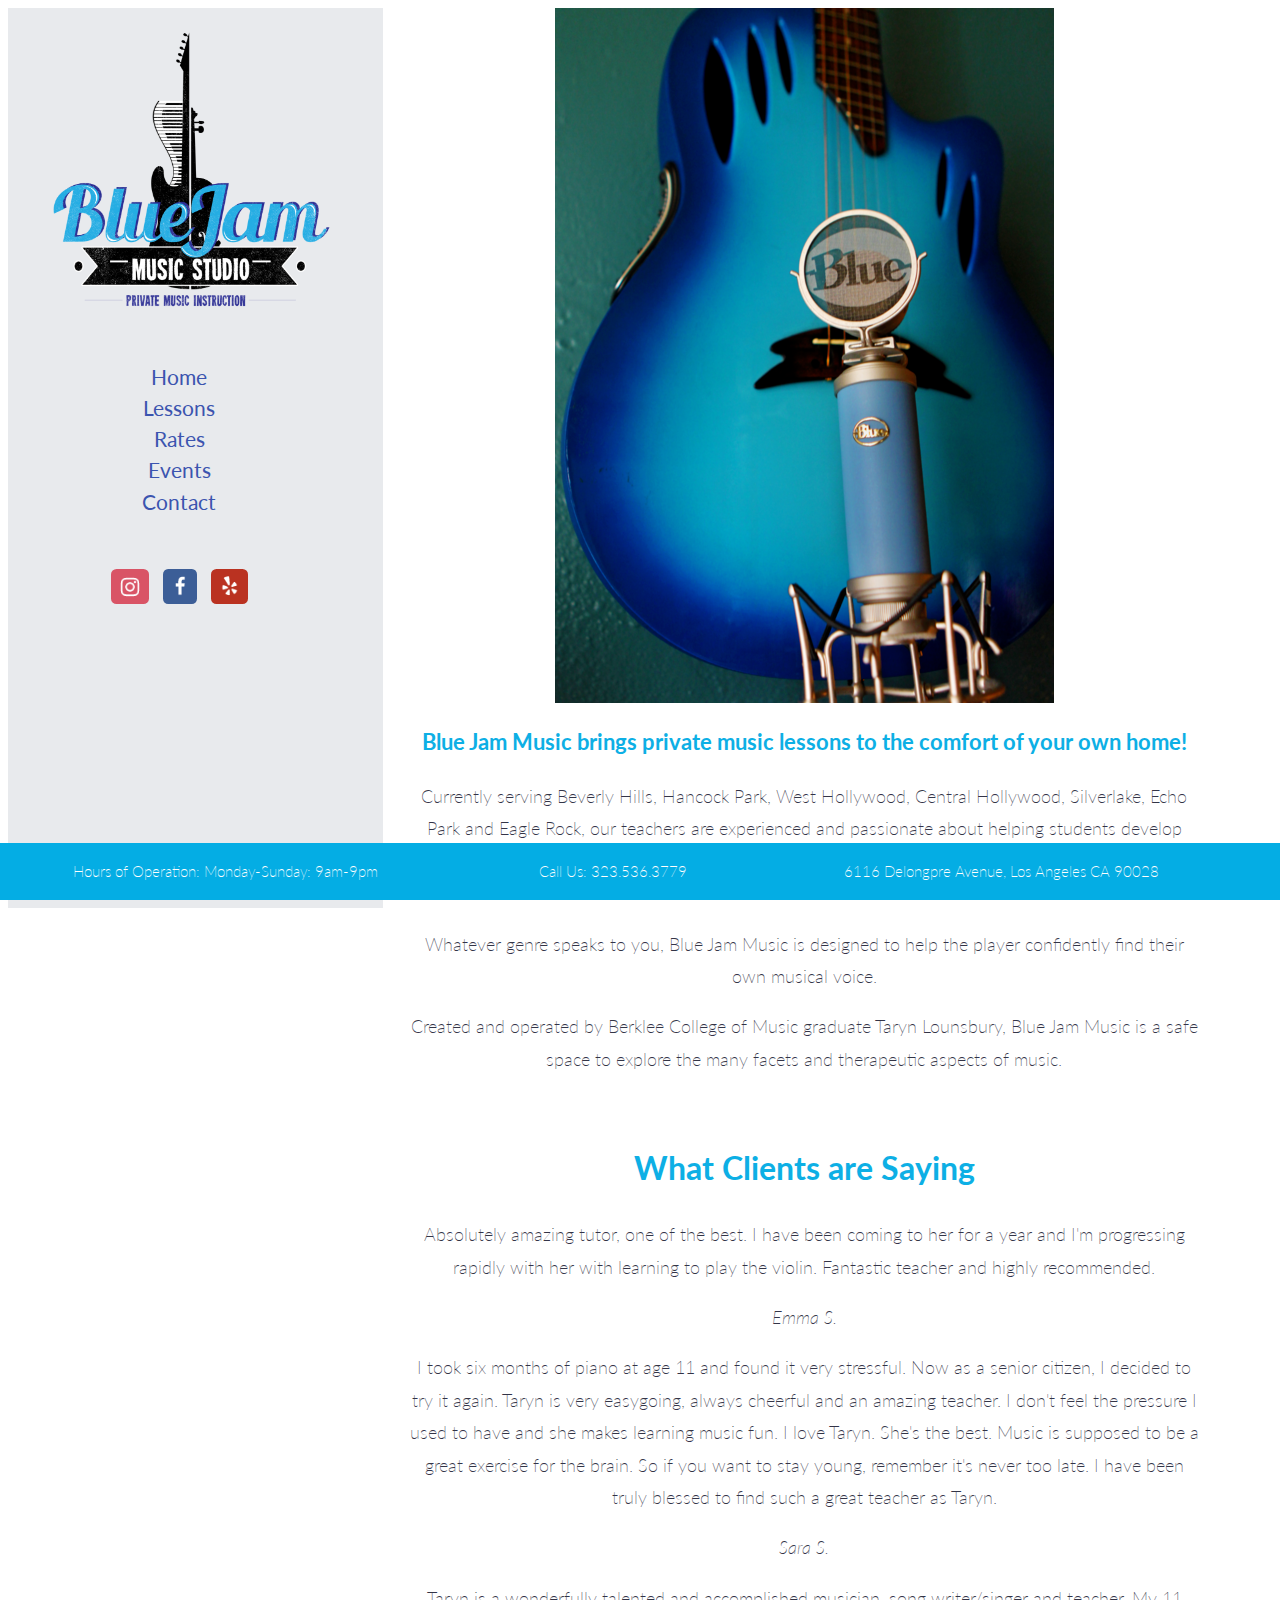
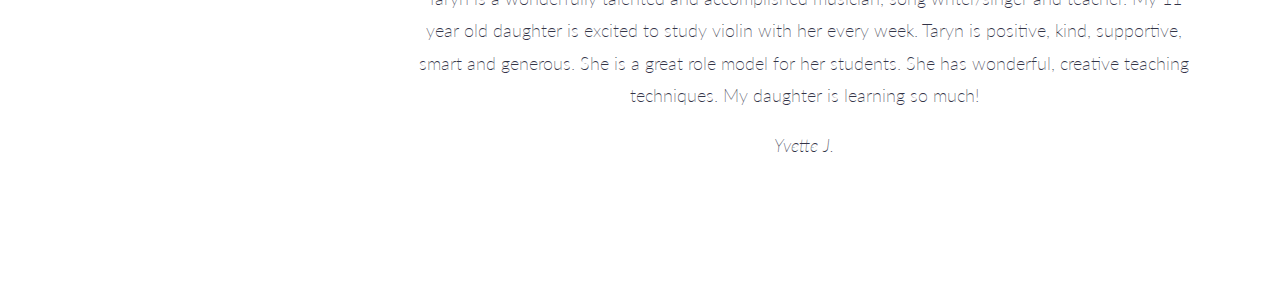
<file: index.html>
<!DOCTYPE html>
<html lang="en">
  <head>
    <meta charset="utf-8">
    <meta http-equiv="X-UA-Compatible" content="IE=edge">
    <meta name="viewport" content="width=device-width, initial-scale=1">
    <title>Blue Jam Music Studio</title>
    <link rel="stylesheet" type="text/css" href="style.css">
   
      <div class="col-4">
        <ul class="logo_container">
        <li><img class="logo" src="images/blueJamLogo.png" alt="Blue Jam Logo"></li>
        </ul>
        <ul class="nav">
          <li><a href="index.html">Home</a></li><br>
          <li><a href="lessons.html">Lessons</a></li><br>
          <li><a href="rates.html">Rates</a></li><br>
          <li><a href="events.html">Events</a></li><br>
          <li><a href="contact.html">Contact</a></li><br>
        </ul>
        <ul class="social_btn_container">
          <li><a href="https://www.instagram.com/bluejamusicstudio/"><img class="social_btn" src="images/instagram.png" alt="Instagram"></a></li>
          <li><a href="https://www.facebook.com/bluejamusicstudio"><img class="social_btn" src="images/facebook.png" alt="Facebook"></a></li>
          <li><a href="https://www.yelp.com/biz/blue-jam-music-studio-los-angeles"><img class="social_btn" src="images/yelp.png" alt="Yelp"></a></li>
        </ul>
      </div>
  </head>

  <body>
        <div class="home_page">
        <div class="col-8">
          <img class="guitar_photo" src="images/blueJamGuitar.png" alt="Blue Guitar">
          <div class="blue_jam_intro">
          <h3>Blue Jam Music brings private music lessons to the comfort of your own home!</h3>
          <p>Currently serving Beverly Hills, Hancock Park, West Hollywood, Central Hollywood, Silverlake, Echo Park and Eagle Rock, our teachers are experienced and passionate about helping students develop their talents. It is a unique, creative musical experience geared specifically towards the goals and needs of each individual student.
          <p>Whatever genre speaks to you, Blue Jam Music is designed to help the player confidently find their own musical voice.</p>
          <p>Created and operated by Berklee College of Music graduate Taryn Lounsbury, Blue Jam Music is a safe space to explore the many facets and therapeutic aspects of music.</p><br>
          </div>

          <h2 class="testimonial_header">What Clients are Saying</h2>

          <p class="testimonial">Absolutely amazing tutor, one of the best. I have been coming to her for a year and I'm progressing rapidly with her with learning to play the violin. Fantastic teacher and highly recommended.</p>
          <p class="testimonial"><i>Emma S.</i></p>

          <p class="testimonial">I took six months of piano at age 11 and found it very stressful. Now as a senior citizen, I decided to try it again. Taryn is very easygoing, always cheerful and an amazing teacher. I don't feel the pressure I used to have and she makes learning music fun. I love Taryn. She's the best. Music is supposed to be a great exercise for the brain. So if you want to stay young, remember it's never too late.  I have been truly blessed to find such a great teacher as Taryn.</p>
          <p class="testimonial"><i>Sara S.</i></p>

          <p class="testimonial">Taryn is a wonderfully talented and accomplished musician, song writer/singer and teacher.  My 11 year old daughter is excited to study violin with her every week.  Taryn is positive, kind, supportive, smart and generous. She is a great role model for her students. She has wonderful, creative teaching techniques. My daughter is learning so much!</p>
          <p class="testimonial"><i>Yvette J.</i>
        </div>
      </div>
  </body>

  <div class="footer">
    <div class="footer_content">
      <p>Hours of Operation: Monday-Sunday: 9am-9pm</p>
    </div>
    <div class="footer_content">
      <p>Call Us: 323.536.3779</p>
    </div>
    <div class="footer_content">
      <p>6116 Delongpre Avenue, Los Angeles CA 90028</p>
    </div>
  </div>
</html>
</file>
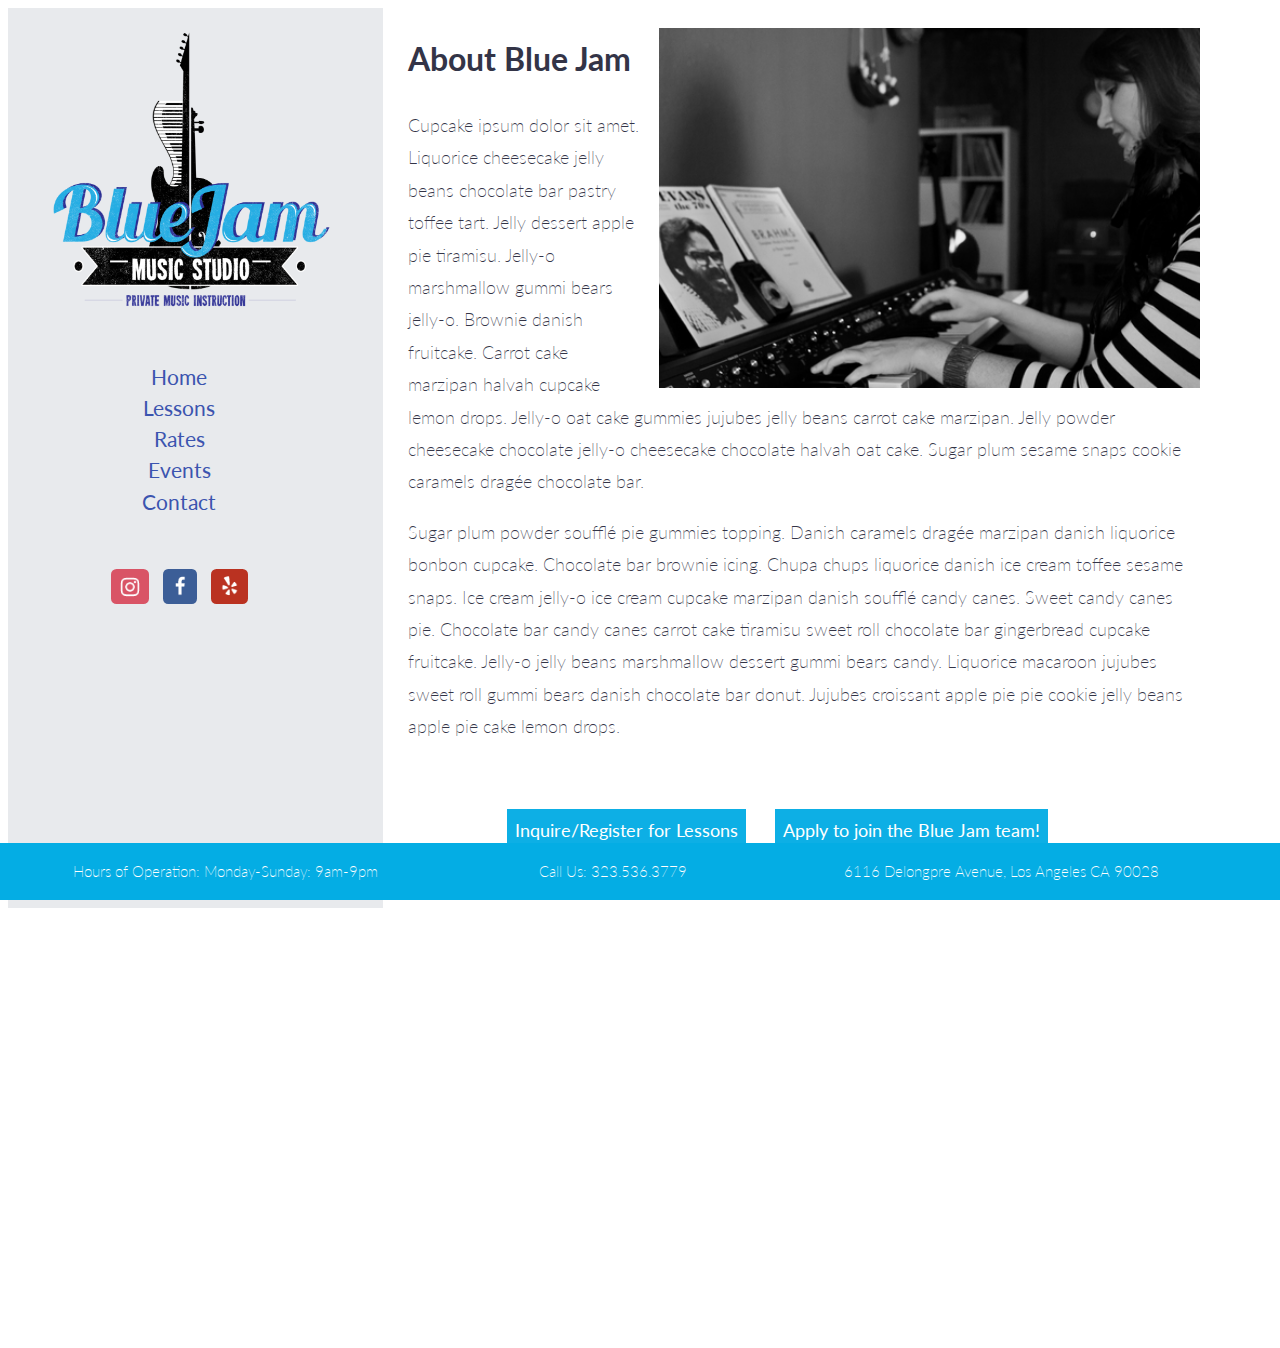
<file: contact.html>
<!DOCTYPE html>
<html lang="en">
  <head>
    <meta charset="utf-8">
    <meta http-equiv="X-UA-Compatible" content="IE=edge">
    <meta name="viewport" content="width=device-width, initial-scale=1">
    <title>Blue Jam Music Studio</title>
    <link rel="stylesheet" type="text/css" href="style.css">
   
      <div class="col-4">
        <ul class="logo_container">
        <li><img class="logo" src="images/blueJamLogo.png" alt="Blue Jam Logo"></li>
        </ul>
        <ul class="nav">
          <li><a href="index.html">Home</a></li><br>
          <li><a href="lessons.html">Lessons</a></li><br>
          <li><a href="rates.html">Rates</a></li><br>
          <li><a href="events.html">Events</a></li><br>
          <li><a href="contact.html">Contact</a></li><br>
        </ul>
        <ul class="social_btn_container">
          <li><a href="https://www.instagram.com/bluejamusicstudio/"><img class="social_btn" src="images/instagram.png" alt="Instagram"></a></li>
          <li><a href="https://www.facebook.com/bluejamusicstudio"><img class="social_btn" src="images/facebook.png" alt="Facebook"></a></li>
          <li><a href="https://www.yelp.com/biz/blue-jam-music-studio-los-angeles"><img class="social_btn" src="images/yelp.png" alt="Yelp"></a></li>
        </ul>
      </div>
  </head>

  <body>
        <div class="col-8">
          <img class="taryn_contact_photo" src="images/taryn.jpeg" alt="Taryn's Photo">
          <h2>About Blue Jam</h2>
          <p>Cupcake ipsum dolor sit amet. Liquorice cheesecake jelly beans chocolate bar pastry toffee tart. Jelly dessert apple pie tiramisu. Jelly-o marshmallow gummi bears jelly-o. Brownie danish fruitcake. Carrot cake marzipan halvah cupcake lemon drops. Jelly-o oat cake gummies jujubes jelly beans carrot cake marzipan. Jelly powder cheesecake chocolate jelly-o cheesecake chocolate halvah oat cake. Sugar plum sesame snaps cookie caramels dragée chocolate bar.</p>
          
          <p>Sugar plum powder soufflé pie gummies topping. Danish caramels dragée marzipan danish liquorice bonbon cupcake. Chocolate bar brownie icing. Chupa chups liquorice danish ice cream toffee sesame snaps. Ice cream jelly-o ice cream cupcake marzipan danish soufflé candy canes. Sweet candy canes pie. Chocolate bar candy canes carrot cake tiramisu sweet roll chocolate bar gingerbread cupcake fruitcake. Jelly-o jelly beans marshmallow dessert gummi bears candy. Liquorice macaroon jujubes sweet roll gummi bears danish chocolate bar donut. Jujubes croissant apple pie pie cookie jelly beans apple pie cake lemon drops.</p><br><br>

         <div class="contact_buttons_container">
         <button class="contact_buttons" type="button">Inquire/Register for Lessons</button>
         <button class="contact_buttons" type="button">Apply to join the Blue Jam team!</button>
         </div>

          <iframe class="google_map" src="https://www.google.com/maps/embed?pb=!1m18!1m12!1m3!1d3303.967895810888!2d-118.32518958522351!3d34.09596288059405!2m3!1f0!2f0!3f0!3m2!1i1024!2i768!4f13.1!3m3!1m2!1s0x80c2bf3627020b4f%3A0x5bea68e3159a45a1!2s6116+De+Longpre+Ave%2C+Los+Angeles%2C+CA+90028!5e0!3m2!1sen!2sus!4v1504399162088" width="400" height="300" frameborder="0" style="border:0" allowfullscreen></iframe><br><br><br><br><br><br>

        </div>
  </body>

  <div class="footer">
    <div class="footer_content">
      <p>Hours of Operation: Monday-Sunday: 9am-9pm</p>
    </div>
    <div class="footer_content">
      <p>Call Us: 323.536.3779</p>
    </div>
    <div class="footer_content">
      <p>6116 Delongpre Avenue, Los Angeles CA 90028</p>
    </div>
  </div>
</html>
</file>
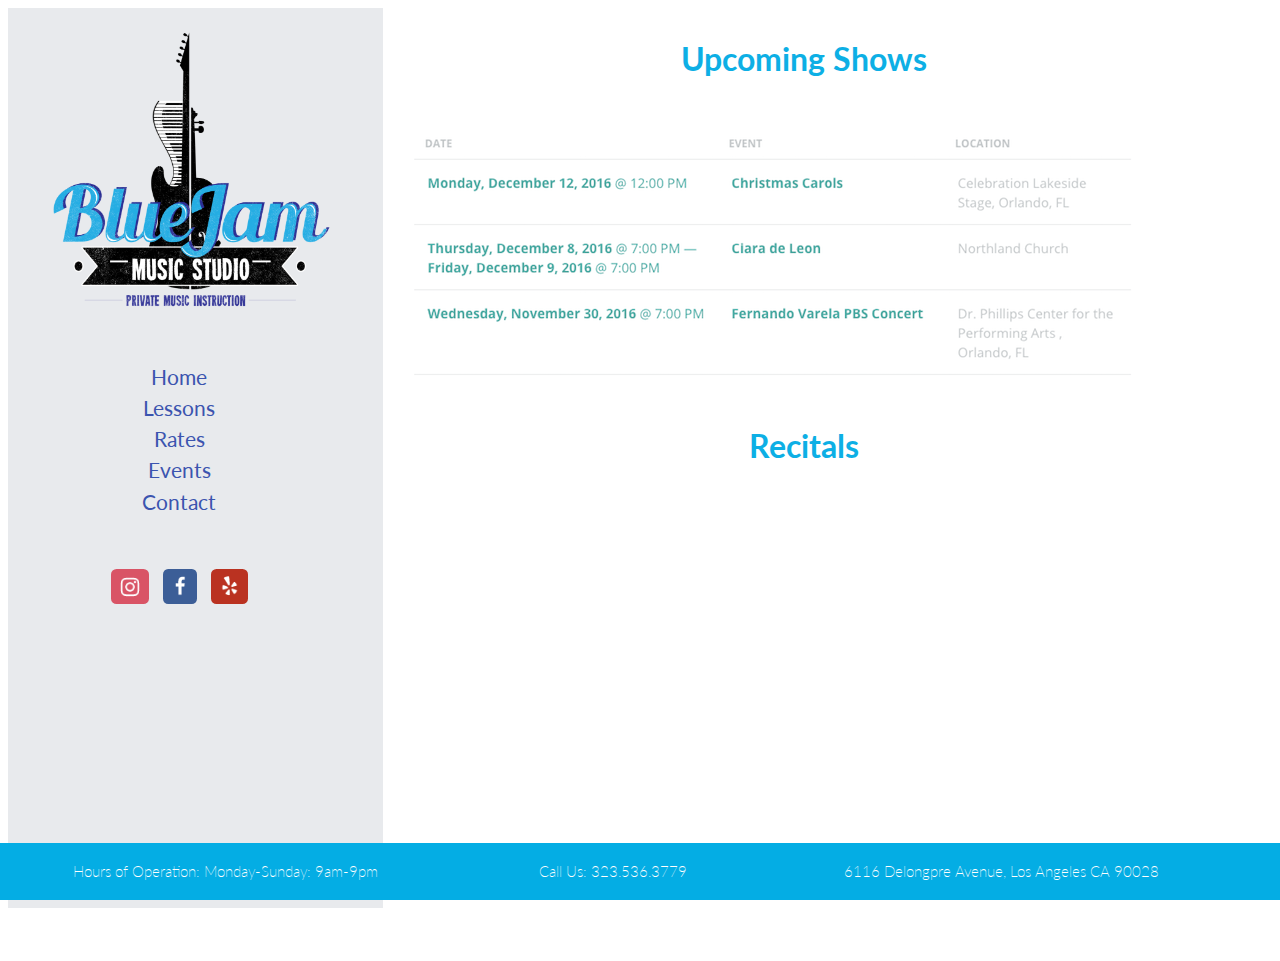
<file: events.html>
<!DOCTYPE html>
<html lang="en">
  <head>
    <meta charset="utf-8">
    <meta http-equiv="X-UA-Compatible" content="IE=edge">
    <meta name="viewport" content="width=device-width, initial-scale=1">
    <title>Blue Jam Music Studio</title>
    <link rel="stylesheet" type="text/css" href="style.css">
   
      <div class="col-4">
        <ul class="logo_container">
        <li><img class="logo" src="images/blueJamLogo.png" alt="Blue Jam Logo"></li>
        </ul>
        <ul class="nav">
          <li><a href="index.html">Home</a></li><br>
          <li><a href="lessons.html">Lessons</a></li><br>
          <li><a href="rates.html">Rates</a></li><br>
          <li><a href="events.html">Events</a></li><br>
          <li><a href="contact.html">Contact</a></li><br>
        </ul>
        <ul class="social_btn_container">
          <li><a href="https://www.instagram.com/bluejamusicstudio/"><img class="social_btn" src="images/instagram.png" alt="Instagram"></a></li>
          <li><a href="https://www.facebook.com/bluejamusicstudio"><img class="social_btn" src="images/facebook.png" alt="Facebook"></a></li>
          <li><a href="https://www.yelp.com/biz/blue-jam-music-studio-los-angeles"><img class="social_btn" src="images/yelp.png" alt="Yelp"></a></li>
        </ul>
      </div>
  </head>

  <body>
        <div class="col-8">
        <div class="events_page">
        <h2>Upcoming Shows</h2>
        <img class="show_example" src="images/show_example.png" alt="upcoming shows example">
        <h2>Recitals</h2>
        <iframe class="recitals_video" width="660" height="315" src="https://www.youtube.com/embed/3IEW8cxWNcM" frameborder="0" allowfullscreen></iframe><br><br><br><br><br><br><br>
        </div>
        </div>
  </body>

  <div class="footer">
    <div class="footer_content">
      <p>Hours of Operation: Monday-Sunday: 9am-9pm</p>
    </div>
    <div class="footer_content">
      <p>Call Us: 323.536.3779</p>
    </div>
    <div class="footer_content">
      <p>6116 Delongpre Avenue, Los Angeles CA 90028</p>
    </div>
  </div>
</html>
</file>
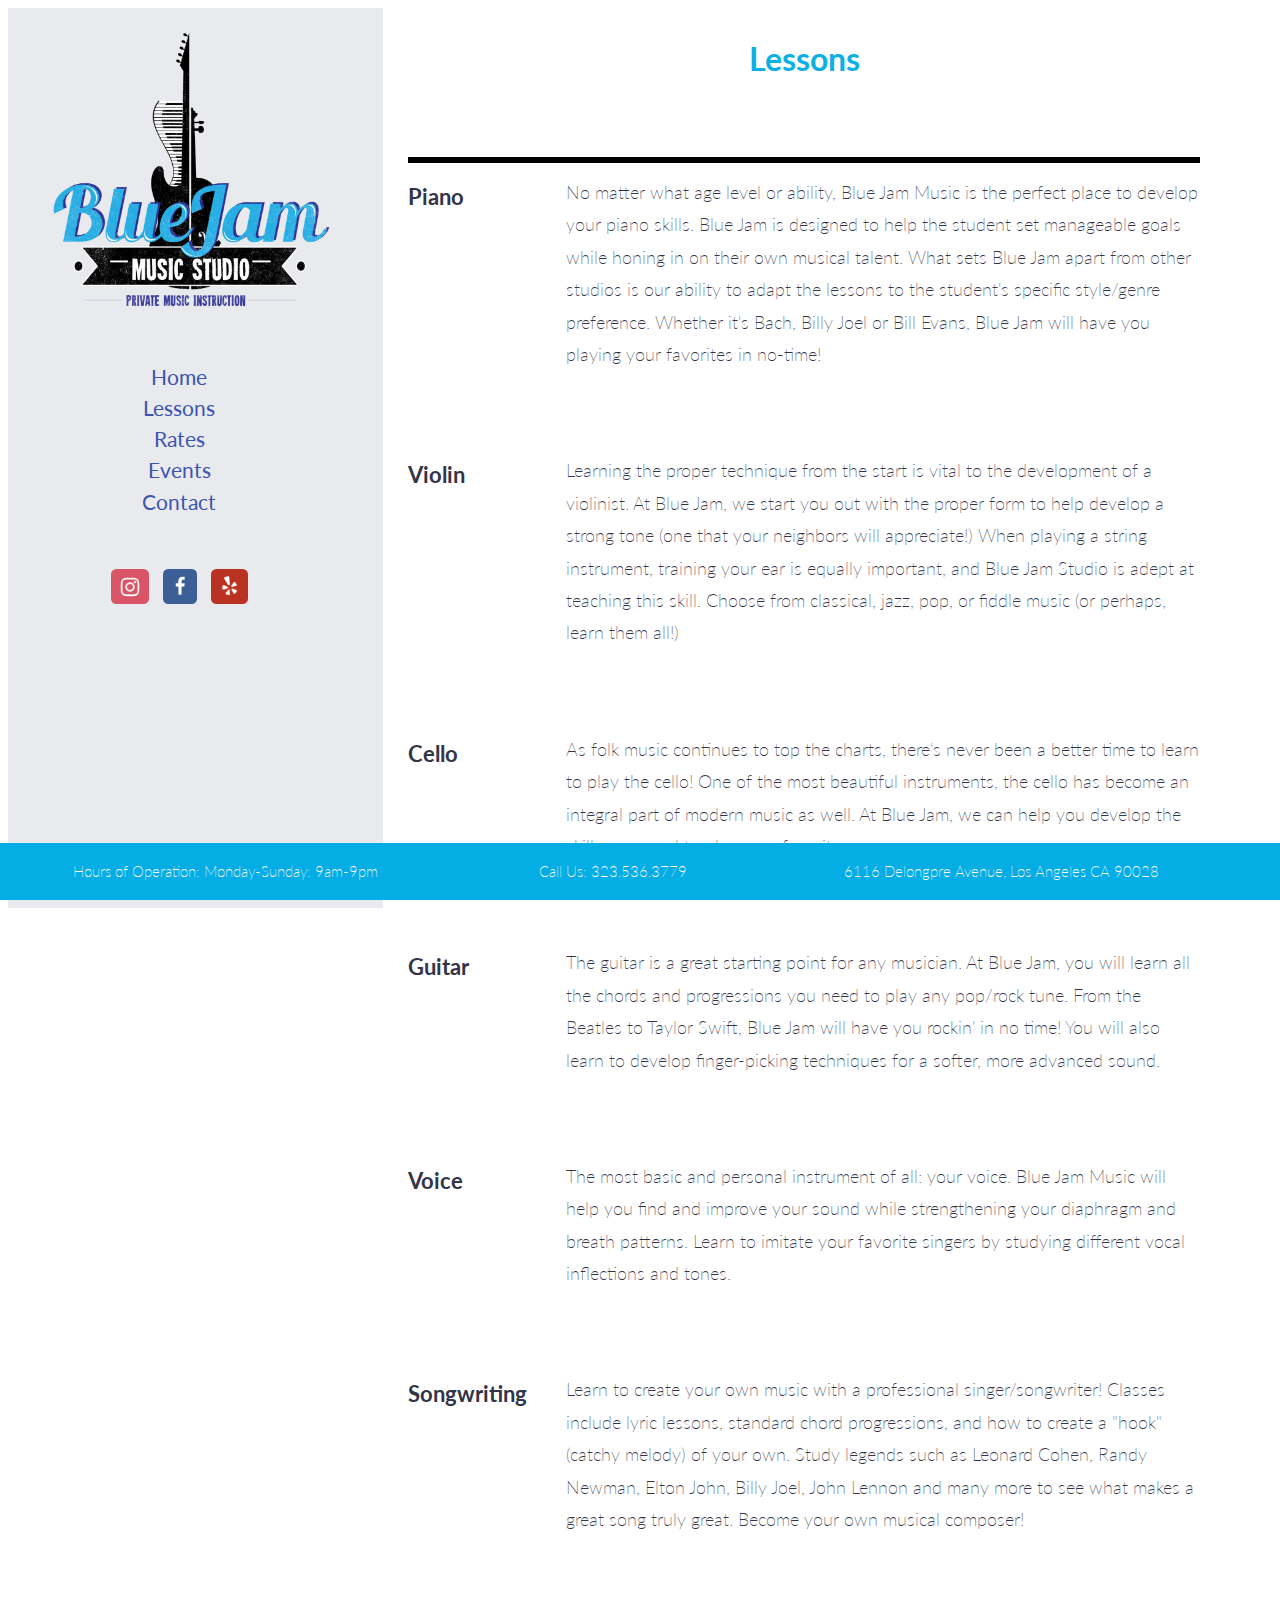
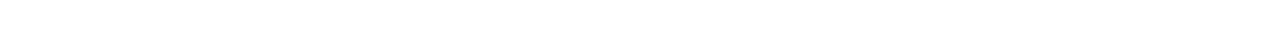
<file: lessons.html>
<!DOCTYPE html>
<html lang="en">
  <head>
    <meta charset="utf-8">
    <meta http-equiv="X-UA-Compatible" content="IE=edge">
    <meta name="viewport" content="width=device-width, initial-scale=1">
    <title>Blue Jam Music Studio</title>
    <link rel="stylesheet" type="text/css" href="style.css">
   
      <div class="col-4">
        <ul class="logo_container">
        <li><img class="logo" src="images/blueJamLogo.png" alt="Blue Jam Logo"></li>
        </ul>
        <ul class="nav">
          <li><a href="index.html">Home</a></li><br>
          <li><a href="lessons.html">Lessons</a></li><br>
          <li><a href="rates.html">Rates</a></li><br>
          <li><a href="events.html">Events</a></li><br>
          <li><a href="contact.html">Contact</a></li><br>
        </ul>
        <ul class="social_btn_container">
          <li><a href="https://www.instagram.com/bluejamusicstudio/"><img class="social_btn" src="images/instagram.png" alt="Instagram"></a></li>
          <li><a href="https://www.facebook.com/bluejamusicstudio"><img class="social_btn" src="images/facebook.png" alt="Facebook"></a></li>
          <li><a href="https://www.yelp.com/biz/blue-jam-music-studio-los-angeles"><img class="social_btn" src="images/yelp.png" alt="Yelp"></a></li>
        </ul>
      </div>
  </head>

  <body>
        <div class="col-8">
        <h2 class="lesson_header">Lessons<h2><br>
        
        <div class="lesson_container">
          <div class="lesson_instrument">
            <h3>Piano</h3>
          </div>
          <div class="lesson_text">
            <p>No matter what age level or ability, Blue Jam Music is the perfect place to develop your piano skills. Blue Jam is designed to help the student set manageable goals while honing in on their own musical talent. What sets Blue Jam apart from other studios is our ability to adapt the lessons to the student's specific style/genre preference. Whether it's Bach, Billy Joel or Bill Evans, Blue Jam will have you playing your favorites in no-time!</p>
          </div>
        </div> 
        
        <div class="lesson_container">
          <div class="lesson_instrument">
            <h3>Violin</h3>
          </div>
          <div class="lesson_text">
            <p>Learning the proper technique from the start is vital to the development of a violinist. At Blue Jam, we start you out with the proper form to help develop a strong tone (one that your neighbors will appreciate!) When playing a string instrument, training your ear is equally important, and Blue Jam Studio is adept at teaching this skill. Choose from classical, jazz, pop, or fiddle music (or perhaps, learn them all!)</p>
          </div>
        </div> 
        
        <div class="lesson_container">
          <div class="lesson_instrument">
            <h3>Cello</h3>
          </div>
          <div class="lesson_text">
            <p>As folk music continues to top the charts, there's never been a better time to learn to play the cello! One of the most beautiful instruments, the cello has become an integral part of modern music as well. At Blue Jam, we can help you develop the skills you need to play your favorite songs.</p>
          </div>
        </div> 

        <div class="lesson_container">
          <div class="lesson_instrument">
            <h3>Guitar</h3>
          </div>
          <div class="lesson_text">
            <p>The guitar is a great starting point for any musician.  At Blue Jam, you will learn all the chords and progressions you need to play any pop/rock tune. From the Beatles to Taylor Swift, Blue Jam will have you rockin' in no time! You will also learn to develop finger-picking techniques for a softer, more advanced sound.</p>
          </div>
        </div> 

        <div class="lesson_container">
          <div class="lesson_instrument">
            <h3>Voice</h3>
          </div>
          <div class="lesson_text">
            <p>The most basic and personal instrument of all: your voice. Blue Jam Music will help you find and improve your sound while strengthening your diaphragm and breath patterns. Learn to imitate your favorite singers by studying different vocal inflections and tones.</p>
          </div>
        </div> 

        <div class="lesson_container">
          <div class="lesson_instrument">
            <h3>Songwriting</h3>
          </div>
          <div class="lesson_text">
            <p>Learn to create your own music with a professional singer/songwriter! Classes include lyric lessons,  standard chord progressions, and how to create a "hook" (catchy melody) of your own. Study legends such as Leonard Cohen, Randy Newman, Elton John, Billy Joel, John Lennon and many more to see what makes a great song truly great. Become your own musical composer!</p><br>
          </div>
        </div> 
        </div>
  </body>

  <div class="footer">
    <div class="footer_content">
      <p>Hours of Operation: Monday-Sunday: 9am-9pm</p>
    </div>
    <div class="footer_content">
      <p>Call Us: 323.536.3779</p>
    </div>
    <div class="footer_content">
      <p>6116 Delongpre Avenue, Los Angeles CA 90028</p>
    </div>
  </div>
</html>
</file>
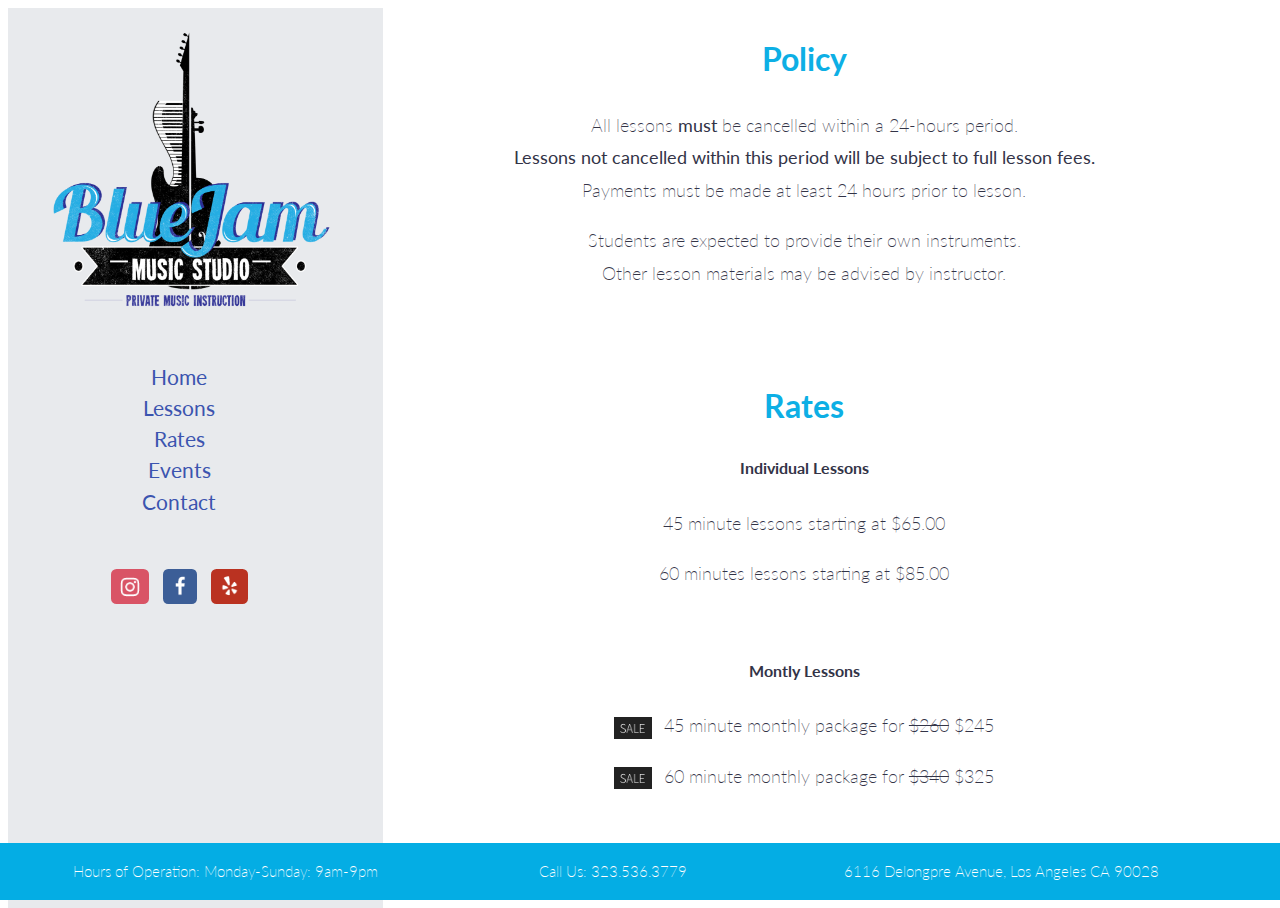
<file: rates.html>
<!DOCTYPE html>
<html lang="en">
  <head>
    <meta charset="utf-8">
    <meta http-equiv="X-UA-Compatible" content="IE=edge">
    <meta name="viewport" content="width=device-width, initial-scale=1">
    <title>Blue Jam Music Studio</title>
    <link rel="stylesheet" type="text/css" href="style.css">
   
      <div class="col-4">
        <ul class="logo_container">
        <li><img class="logo" src="images/blueJamLogo.png" alt="Blue Jam Logo"></li>
        </ul>
        <ul class="nav">
          <li><a href="index.html">Home</a></li><br>
          <li><a href="lessons.html">Lessons</a></li><br>
          <li><a href="rates.html">Rates</a></li><br>
          <li><a href="events.html">Events</a></li><br>
          <li><a href="contact.html">Contact</a></li><br>
        </ul>
        <ul class="social_btn_container">
          <li><a href="https://www.instagram.com/bluejamusicstudio/"><img class="social_btn" src="images/instagram.png" alt="Instagram"></a></li>
          <li><a href="https://www.facebook.com/bluejamusicstudio"><img class="social_btn" src="images/facebook.png" alt="Facebook"></a></li>
          <li><a href="https://www.yelp.com/biz/blue-jam-music-studio-los-angeles"><img class="social_btn" src="images/yelp.png" alt="Yelp"></a></li>
        </ul>
      </div>
  </head>

  <body>
        <div class="col-8">
          
          <div class="policy">
          <h2>Policy<h2>
          <p>All lessons <b>must</b> be cancelled within a 24-hours period. <br><b>Lessons not cancelled within this period will be subject to full lesson fees.</b> <br>Payments must be made at least 24 hours prior to lesson.<p>
 
          <p>Students are expected to provide their own instruments. <br>Other lesson materials may be advised by instructor.</p><br>
          </div>

          <div class="rates">
            <h2>Rates<h2>
              <h5>Individual Lessons</h5>
              <p>45 minute lessons starting at $65.00</p>
              <p>60 minutes lessons starting at $85.00</p><br>
              <h5>Montly Lessons</h5>
              <p><img class="sale_image" src="images/sale.png" alt="sale image">45 minute monthly package for <strike>$260</strike> $245</p>
              <p><img class="sale_image" src="images/sale.png" alt="sale image">60 minute monthly package for <strike>$340</strike> $325</p><br><br><br><br>
          </div>

        </div>
  </body>

  <div class="footer">
    <div class="footer_content">
      <p>Hours of Operation: Monday-Sunday: 9am-9pm</p>
    </div>
    <div class="footer_content">
      <p>Call Us: 323.536.3779</p>
    </div>
    <div class="footer_content">
      <p>6116 Delongpre Avenue, Los Angeles CA 90028</p>
    </div>
  </div>
</html>
</file>
<file: style.css>
/**
*** SIMPLE GRID
*** (C) ZACH COLE 2016
**/

@import url(https://fonts.googleapis.com/css?family=Lato:400,300,300italic,400italic,700,700italic);

/* UNIVERSAL */

/* ROOT FONT STYLES */

body,html {
  height: 100%;
}

* {
  font-family: 'Lato', Helvetica, sans-serif;
  color: #333447;
  line-height: 1.5;
}

/* TYPOGRAPHY */

h1 {
  font-size: 2.5rem;
}

h2 {
  font-size: 2rem;
}

h3 {
  font-size: 1.375rem;
}

h4 {
  font-size: 1.125rem;
}

h5 {
  font-size: 1rem;
}

h6 {
  font-size: 0.875rem;
}

p {
  font-size: 1.125rem;
  font-weight: 200;
  line-height: 1.8;
}

.font-light {
  font-weight: 300;
}

.font-regular {
  font-weight: 400;
}

.font-heavy {
  font-weight: 700;
}

/* ==== GRID SYSTEM ==== */

.container {
  width: 100%;
  margin-left: auto;
  margin-right: auto;
}

.row {
  position: relative;
  width: 100%;
}

.row [class^="col"] {
  float: left;
  margin: 0.5rem 2%;
  min-height: 0.125rem;
}

.col-1,
.col-2,
.col-3,
.col-4,
.col-5,
.col-6,
.col-7,
.col-8,
.col-9,
.col-10,
.col-11,
.col-12 {
  width: 100%;
}

.col-4 {
  position: fixed;
  height: 100%;
  width: 100%;
  background-color: #e8eaed;
}

.col-8 {
  height: 100%;
  float:left;
  padding-left: 25em;
}

.col-1-sm {
  width: 4.33%;
}

.col-2-sm {
  width: 12.66%;
}

.col-3-sm {
  width: 21%;
}

.col-4-sm {
  width: 29.33%;
}

.col-5-sm {
  width: 37.66%;
}

.col-6-sm {
  width: 46%;
}

.col-7-sm {
  width: 54.33%;
}

.col-8-sm {
  width: 62.66%;
}

.col-9-sm {
  width: 71%;
}

.col-10-sm {
  width: 79.33%;
}

.col-11-sm {
  width: 87.66%;
}

.col-12-sm {
  width: 96%;
}

.row::after {
	content: "";
	display: table;
	clear: both;
}

.hidden-sm {
  display: none;
}

/* ==== MAIN CONTENT STYLES ==== */

h3 {
  text-align: center;
}

.logo_container {
  display: block;
  text-align: center;
  max-width: 30em;
  padding-right: 3em;
}

.logo_container img {
  width: 100%;
  display: block;
  text-align: center;
  margin: 0 auto;
}

.logo_container li {
  list-style: none;
  display: inline-block;
  text-align: center;
}

.nav {
  width: 70%;
  display: inline-block;
  text-align: center;
}

.nav li {
  list-style: none;
  display: inline-block;
  text-align: center;
}

.nav li a {
  text-decoration: none;
  font-size: 1.3em;
  color: #3b54af;
}

.social_btn_container {
  width: 70%;
  display: inline-block;
  text-align: center;
}

.social_btn_container li {
  list-style: none;
  display: inline-block;
  text-align: center;
}

.social_btn {
  margin: 20px 5px 5px 5px;
  border-radius: 15%;
  height: 35px;
  position: relative;
  display: inline-block;
  float:center;
}

.home_page {
  padding-bottom: 1900px;
}

.guitar_photo {
  height:100%;
  display: block;
  margin-left: auto;
  margin-right: auto; 
}

.blue_jam_intro h3 {
  text-align: center;
  color: #0dafe5;
}

.blue_jam_intro p {
  text-align: center;
}

.testimonial_header {
  text-align: center;
  color: #0dafe5;
}

.testimonial {
  text-align: center;
}

.lesson_header {
  color: #0dafe5;
  text-align: center;
}

.lesson_container {
  width:100%;
  border-top:1px solid black;
}

.lesson_instrument {
  width: 20%;
  float: left;
  display: inline-block;
}

.lesson_instrument h3 {
  text-align: left;
}

.lesson_text {
  width: 80%;
  float: left;
  display: inline-block;
  padding-bottom: 1.5em;
}

.policy h2 {
  color: #0dafe5;
  text-align: center;
}

.policy p {
  text-align: center;
}

.rates h2 {
  color: #0dafe5;
  text-align: center;
}

.rates h5 {
  text-align: center;
}

.rates p {
  text-align: center;
}

.sale_image {
  padding: 0 12px 0 0;
  vertical-align: middle;
  height: 22px;
}

.events_page {

}

.events_page h2 {
  color: #0dafe5;
  text-align: center;
}

.recitals_video {
  padding-left: 2.5em;
}

.taryn_contact_photo {
  height:40%;
  padding: 20px 0 0 20px;
  float:right;
}

.contact_buttons_container {
  width: 100%;
  display: inline-block;
  padding-left: 4.6em;
}

.contact_buttons {
  padding: 8px;
  font-size: 18px;
  margin-bottom: 70px;
  margin-left: 25px;
  background-color: #0dafe5;
  color: #ffffff;
  border-style: none;
}

.google_map {
  width: 700px;
  margin-left: auto;
  margin-right: auto;
}

.footer {
  position: fixed;
  right: 0;
  bottom: 0;
  left: 0;
  background-color: #04ade4;
}

.footer_content {
    float: left;
    margin: 0;
    width: 30.333%;
  }

.footer_content p {
  text-align: center;
  color: #FFFFFF;
  font-size: 15px;
  display:inline-block; 
  width: 400px;
  padding-left: 25px;
}

/* ==== MEDIA QUERIES ==== */


@media only screen and (max-width: 33.75em) {  /* 540px */
 .col-8 {
  height: 100%;
  float:left;
  padding-left: 0em;
}

  .col-4 {
  position: relative;
  height: 85%;
  display: block;
  background-color: #FFFFFF;
}

.logo_container {
  display: inline-block;
  text-align: center;
  width: 65%;
  height: 10%;
  padding-left: 3.2em;
  }

.logo {
  display: inline-block;
  text-align: center;
}

.nav li a {
  text-decoration: none;
  font-size: 1.1em;
  color: #3b54af;
}

 .guitar_photo {
    height:65%;
    float:left;
    padding: 30px;
    margin-left: auto;
    margin-right: auto;
  }

.blue_jam_intro h3 {
  text-align: center;
  color: #0dafe5;
  font-size: 22px;
}

.blue_jam_intro p {
  text-align: center;
  font-size: 16px;
}

.testimonial_header {
  text-align: center;
  color: #0dafe5;
  font-size: 22px;
}

.testimonial {
  text-align: center;
  font-size: 16px;
  padding-bottom: 10px;
}

.lessons h2 {
  text-align: center;
}

.policy h3 {
  color: #0dafe5;
  font-size: 22px;
}

.policy p {
  text-align: left;
  font-size: 16px;
}

.rates h3 {
  color: #0dafe5;
  font-size: 22px;
}

.rates h5 {
  text-align: center;
}

.rates p {
  text-align: center;
  font-size: 16px;
}

.footer_content {
    float: left;
    margin: 0;
    width: auto;
  }

.footer_content p {
  text-align: center;
  color: #FFFFFF;
  font-size: 12px;
  display:inline-block; 
  width: 350px;
}

}

@media only screen and (min-width: 33.75em) {  /* 540px */
  .container {
    width: 80%;
  }

}

@media only screen and (min-width: 45em) {  /* 720px */
  .col-1 {
    width: 4.33%;
  }

  .col-2 {
    width: 12.66%;
  }

  .col-3 {
    width: 21%;
  }

  .col-4 {
    width: 29.33%;
  }

  .col-5 {
    width: 37.66%;
  }

  .col-6 {
    width: 46%;
  }

  .col-7 {
    width: 54.33%;
  }

  .col-8 {
    width: 62.66%;
  }

  .col-9 {
    width: 71%;
  }

  .col-10 {
    width: 79.33%;
  }

  .col-11 {
    width: 87.66%;
  }

  .col-12 {
    width: 96%;
  }

  .hidden-sm {
    display: block;
  }
}

@media only screen and (min-width: 60em) { /* 960px */
  .container {
    width: 75%;
    max-width: 60rem;
  }
}
</file>
